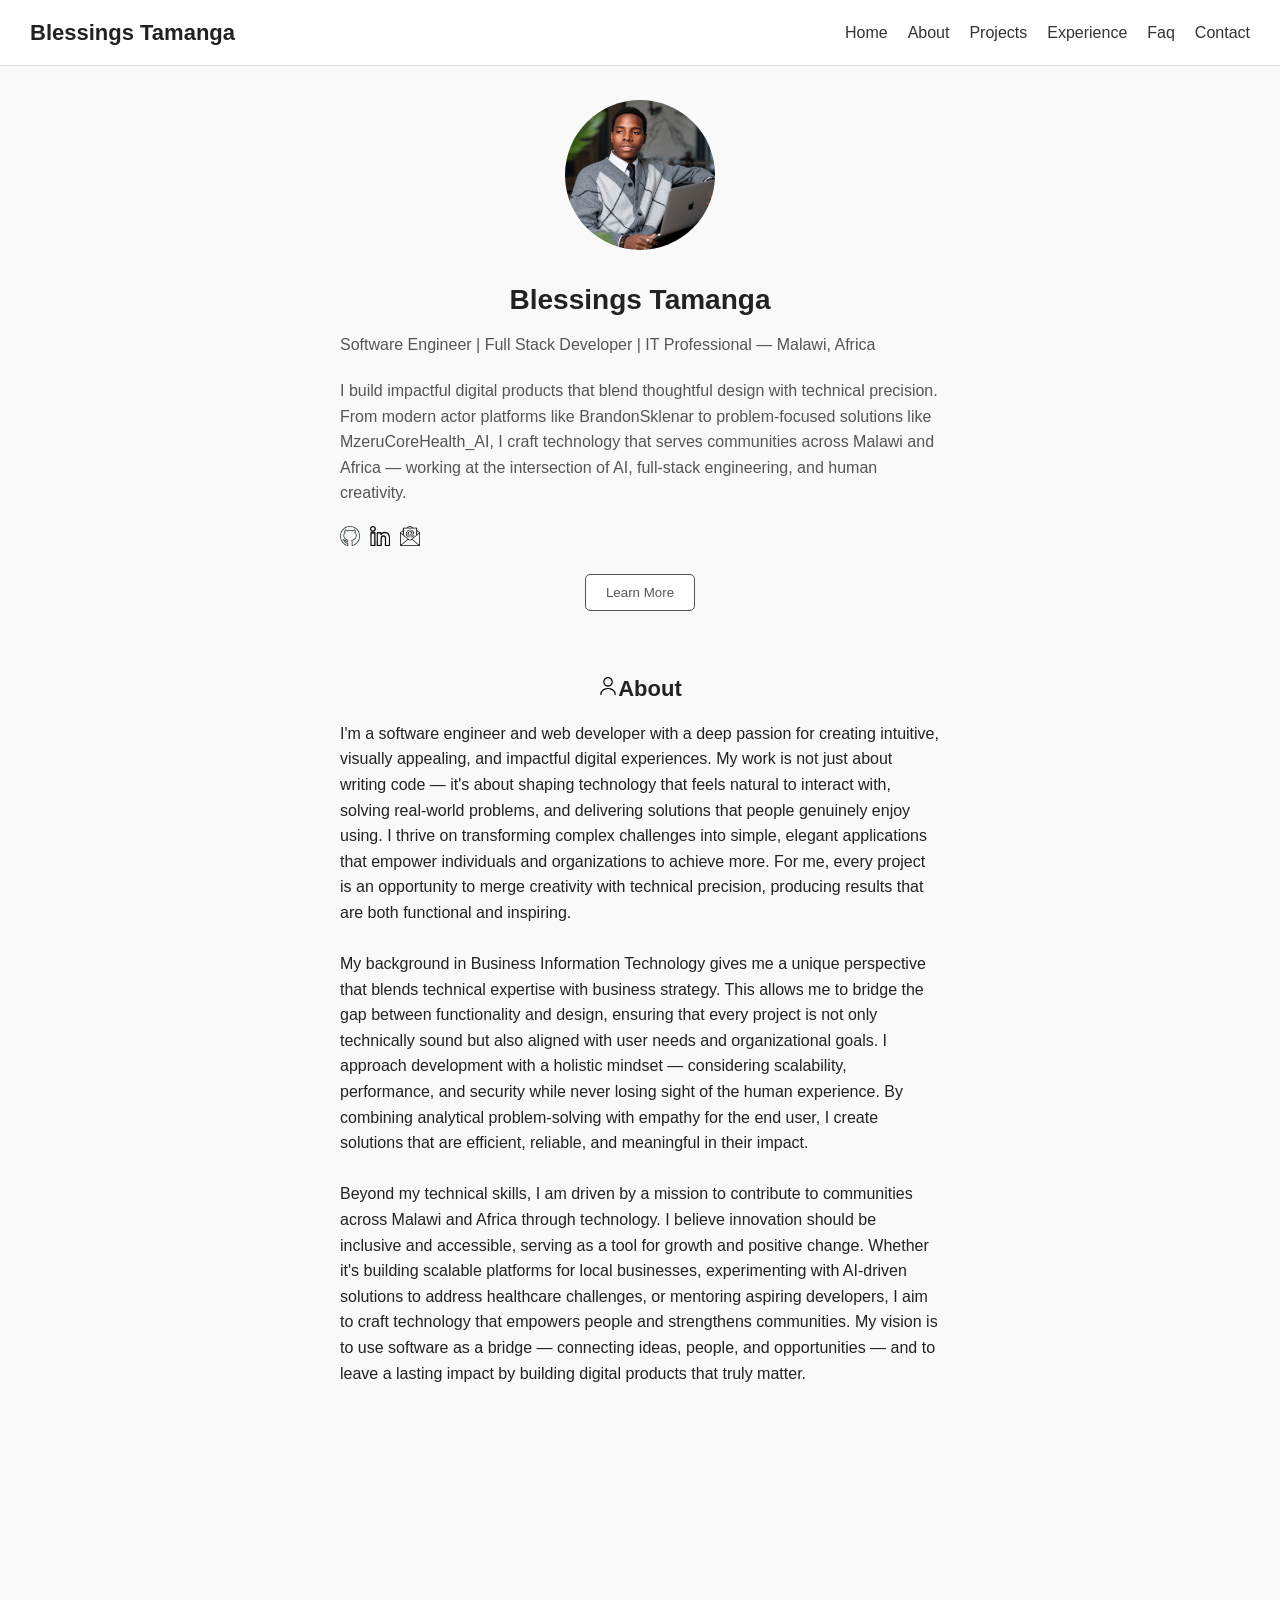
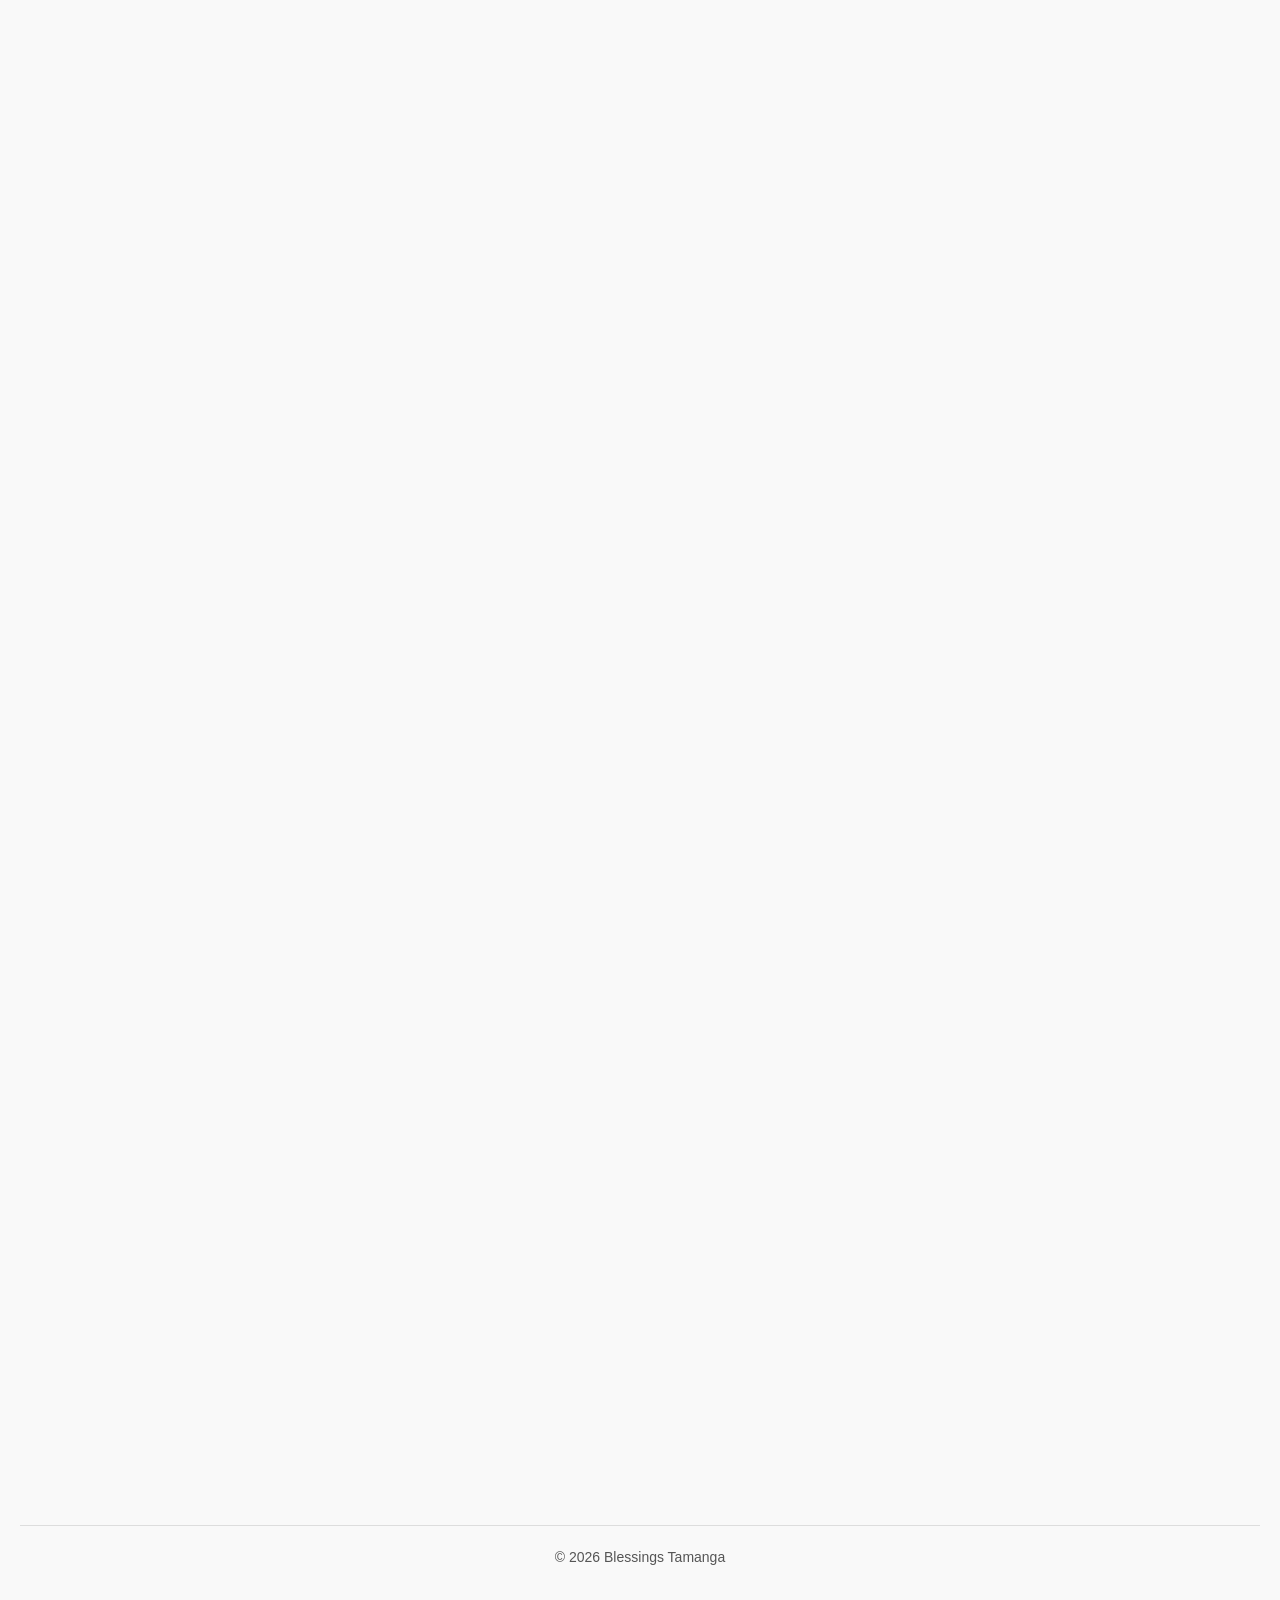
<file: index.html>
<!DOCTYPE html>
<html lang="en">

<head>
    <meta charset="UTF-8">
    <meta name="viewport" content="width=device-width, initial-scale=1.0">
    <link rel="stylesheet" href="style.css">
    <link rel="stylesheet" href="https://cdnjs.cloudflare.com/ajax/libs/font-awesome/6.5.0/css/all.min.css">
    <script src="script.js" defer></script>
    <title>Blessings Tamanga Web</title>
</head>

<body>

    <!-- Header -->
    <header>
        <div class="logo">
            <span>Blessings Tamanga </span>

            <span class="hamburger">&#9776;</span>
        </div>

        <nav class="nav-link">
            <ul>
                <li><a href="index.html">Home</a></li>
                <li><a href="#about">About</a></li> 
                <!-- <li><a href="#gallery">Gallery</a></li> -->
                <li><a href="#projects">Projects</a></li>
                <li><a href="#experience">Experience</a></li>
                <li><a href="#faq">Faq</a></li>
                <li><a href="#contact">Contact</a></li>
            </ul>
        </nav>
    </header>

    <!-- Main content -->
    <main>
        <section class="hero-section" >
            <div class="hero-content">
                <img src="Image Jun 28, 2026, 02_26_55 PM.png" alt="Blessings Tamanga Image" class="profile-img">
                <h1>Blessings Tamanga</h1>
                <p>Software Engineer | Full Stack Developer | IT Professional — Malawi, Africa</p>
                <p>I build impactful digital products that blend thoughtful design with technical precision. From modern
                    actor platforms like BrandonSklenar to problem-focused solutions like MzeruCoreHealth_AI, I craft
                    technology that serves communities across Malawi and Africa — working at the intersection of AI,
                    full-stack engineering, and human creativity.</p>

                <!-- Social icons -->
                <div class="social-icons">
                    <a href="https://github.com/yourusername" target="_blank"><img src="social.png" alt="GitHub"></a>
                    <a href="https://linkedin.com/in/yourusername" target="_blank"><img src="linkedin.png"
                            alt="LinkedIn"></a>
                    <a href="mailto:yourname@gmail.com"><img src="email.png" alt="Email"></a>
                </div>
                <a href="#"><button>Learn More</button></a>
            </div>
        </section>

        <!--About section-->
        <section class="about reveal" id="about">
            <h2><i class="icon"><img src="image.png" alt=""></i>About</h2>
            <p>
                I'm a software engineer and web developer with a deep passion for creating intuitive, visually
                appealing, and impactful digital experiences. My work is not just about writing code — it's about
                shaping technology that feels natural to interact with, solving real-world problems, and delivering
                solutions that people genuinely enjoy using. I thrive on transforming complex challenges into
                simple, elegant applications that empower individuals and organizations to achieve more. For me,
                every project is an opportunity to merge creativity with technical precision, producing results that
                are both functional and inspiring.
            </p>
            <br>
            <p>
                My background in Business Information Technology gives me a unique perspective that blends technical
                expertise with business strategy. This allows me to bridge the gap between functionality and design,
                ensuring that every project is not only technically sound but also aligned with user needs and
                organizational goals. I approach development with a holistic mindset — considering scalability,
                performance, and security while never losing sight of the human experience. By combining analytical
                problem-solving with empathy for the end user, I create solutions that are efficient, reliable, and
                meaningful in their impact.
            </p>
            <br>
            <p>
                Beyond my technical skills, I am driven by a mission to contribute to communities across Malawi and
                Africa through technology. I believe innovation should be inclusive and accessible, serving as a
                tool for growth and positive change. Whether it's building scalable platforms for local businesses,
                experimenting with AI-driven solutions to address healthcare challenges, or mentoring aspiring
                developers, I aim to craft technology that empowers people and strengthens communities. My vision is
                to use software as a bridge — connecting ideas, people, and opportunities — and to leave a lasting
                impact by building digital products that truly matter.
            </p>
        </section>

             
        <!--Gallery section-->
        <!--  
        <section class="gallery" id="gallery">
            <h2>
                <i class="icon"><img src="camera.png" alt=""></i>
                Gallery
            </h2>

            <div class="gallery-grid">

                <div class="gallery-item">
                    <img src="img23.png" alt="Project 1">
                </div>

                <div class="gallery-item">
                    <img src="img23.png" alt="Project 2">
                </div>

                <div class="gallery-item">
                    <img src="img23.png" alt="Project 3">
                </div>

                <div class="gallery-item">
                    <img src="img23.png" alt="Project 4">
                </div>

            </div>
        </section>
       -->

        <!-- Experience Section -->
        <section class="experience reveal" id="experience">
            <h2><i class="icon"><img src="user-experience.png" alt=""></i>Experience</h2>

            <div class="experience-item">
                <div class="exp-header">
                    <h3>Software Developer</h3>
                    <span class="date">2025 - Present</span>
                </div>
                <p class="company">Brandon Sklenar</p>
                <p>Develop and maintain full stack web applications for Brandon Sklenar. Collaborate with
                    cross-functional teams to deliver high-quality software solutions using React, TypeScript, and
                    modern backend technologies.</p>
            </div>



        </section>

        <!-- Projects Section -->
        <section class="projects reveal" id="projects">
            <h2><i class="icon"><img src="image.png" alt=""></i>Projects</h2>

            <div class="project-item">
                <div class="project-header">
                    <h3><img src="up-right-arrow.png" alt=""> MzeruCoreHealth_AI — Healthcare Platform</h3>
                    <span class="date">2025</span>
                </div>
                <p class="project-role">Personal Project - Lead Developer</p>
                <p>MzeruCoreHealth_AI is a comprehensive health tracking platform leveraging AI to provide personalized
                    health insights. Built with React, TypeScript, and Python, it features health monitoring, predictive
                    analytics, and a responsive interface designed for accessibility.</p>
            </div>

            <div class="project-item">
                <div class="project-header">
                    <h3><img src="up-right-arrow.png" alt=""> BrandonSklenar — Actor Portfolio Platform</h3>
                    <span class="date">2024</span>
                </div>
                <p class="project-role">Client Project - Full Stack Developer</p>
                <p>Built a modern portfolio website for actor Brandon Sklenar featuring responsive media showcases,
                    filmography database, news section, and fan engagement features with optimized performance.</p>
            </div>



            <!-- FAQ Section -->
            <section class="faq reveal" id="faq">
                <h2>
                    <i class="icon">
                        <img src="image.png" alt="">
                    </i>
                    FAQ
                </h2>

                <div class="faq-item">
                    <div class="faq-question">
                        <span>What services do you offer?</span>
                        <span class="faq-icon">+</span>
                    </div>

                    <div class="faq-answer">
                        <p>
                            I offer full-stack web development, UI/UX design,
                            AI-driven solutions, and IT consulting. Whether you need
                            a business website, an ecommerce platform, or a custom
                            software solution, I can help bring your vision to life.
                        </p>
                    </div>
                </div>

                <div class="faq-item">
                    <div class="faq-question">
                        <span>What technologies do you work with?</span>
                        <span class="faq-icon">+</span>
                    </div>

                    <div class="faq-answer">
                        <p>
                            I work with React, TypeScript, JavaScript, PHP, Python,
                            Node.js, MySQL, and modern web technologies. I also have
                            experience with AI solutions and cloud deployment.
                        </p>
                    </div>
                </div>

                <div class="faq-item">
                    <div class="faq-question">
                        <span>Do you work with clients remotely?</span>
                        <span class="faq-icon">+</span>
                    </div>

                    <div class="faq-answer">
                        <p>
                            Yes. I work with clients globally from Malawi and use
                            modern collaboration tools to ensure smooth communication
                            and project delivery.
                        </p>
                    </div>
                </div>

                <div class="faq-item">
                    <div class="faq-question">
                        <span>How can I hire you for a project?</span>
                        <span class="faq-icon">+</span>
                    </div>

                    <div class="faq-answer">
                        <p>
                            You can contact me through the form below or connect with
                            me via email or LinkedIn. I'll respond as soon as possible
                            to discuss your project.
                        </p>
                    </div>
                </div>

                <div class="faq-item">
                    <div class="faq-question">
                        <span>What is your typical project timeline?</span>
                        <span class="faq-icon">+</span>
                    </div>

                    <div class="faq-answer">
                        <p>
                            Timelines depend on project complexity. Small websites
                            may take 1–2 weeks, while larger platforms can take
                            several months.
                        </p>
                    </div>
                </div>

                <div class="faq-item">
                    <div class="faq-question">
                        <span>Do you provide support after launch?</span>
                        <span class="faq-icon">+</span>
                    </div>

                    <div class="faq-answer">
                        <p>
                            Yes. I provide maintenance, updates, bug fixes,
                            performance improvements, and feature enhancements after
                            deployment.
                        </p>
                    </div>
                </div>
            </section>

            <!--Contact Section-->
            <section class="contact reveal" id="contact">
                <h2>Contact Me</h2>
                <form action="" method="POST">
                    <input type="text" id="name" name="name" placeholder="Your Name" required>
                    <input type="email" id="email" name="email" placeholder="Your Email" required>
                    <textarea id="message" name="message" placeholder="Your Message" required></textarea>
                    <button type="submit">Send Message</button>
                </form>
            </section>
    </main>

    <!-- Footer -->
    <footer>
        <p>© 2026 Blessings Tamanga</p>
    </footer>
</body>

</html>
</file>
<file: style.css>
html {
    scroll-behavior: smooth;
}

* {
    margin: 0;
    padding: 0;
    box-sizing: border-box;
}


body {
    background-color: #f9f9f9;
    font-family: Arial, sans-serif;
    color: #222;
    line-height: 1.6;
    text-align: center;
    padding: 20px;
}

header {
    position: fixed;
    width: 100%;
    top: 0;
    left: 0;
    background: rgba(255, 255, 255, 0.816);
    padding: 15px 30px;
    display: flex;
    justify-content: space-between;
    align-items: center;
    border-bottom: 1px solid #ddd;
    z-index: 1000;
}

.hamburger{
    display: none;
}

.icon img {
    width: 20px;
}

.logo span {
    font-size: 22px;
    font-weight: bold;
}

.nav-link ul {
    list-style: none;
    display: flex;
    gap: 20px;
}

.nav-link ul li a {
    text-decoration: none;
    color: #333;
    font-weight: 500;
}

.hero-section {
    margin: 80px auto 60px;
}

.hero-content {
    max-width: 600px;
    margin: auto;
}

.profile-img {
    width: 150px;
    height: 150px;
    border-radius: 50%;
    margin-bottom: 20px;
    object-fit: cover;
}

.hero-content h1 {
    font-size: 28px;
    margin-bottom: 10px;
}

.hero-content p {
    text-align: left;
    margin-bottom: 20px;
    color: #555;
}

button {
    padding: 10px 20px;
    border: none;
    background: #ffffff;
    color: #555;
    border: 1px solid #555;
    cursor: pointer;
    border-radius: 5px;
}

button:hover {
    background: #555;
    transition: 0.3s;
    color: white;
}

section {
    margin: 50px auto;
    max-width: 600px;
}

.social-icons {
    display: flex;
    justify-content: left;
    gap: 10px;
    margin-bottom: 20px;
}

.social-icons a {
    color: #333;
}

.social-icons a img {
    width: 20px;
}

.social-icons a img:hover {
    transform: translateY(-10px);
    transition: 0.3s ease-in-out;
}

.about h2,
.contact h2,
.experience h2,
.projects h2,
.faq h2 {
    margin-bottom: 15px;
    font-size: 22px;
    text-align: center;
}

.about p {
    text-align: left;
}

/*Gallery section */
.gallery {
    margin: 50px auto;
    max-width: 600px;
    text-align: center;
}

.gallery h2 {
    margin-bottom: 15px;
    font-size: 22px;
    display: flex;
    justify-content: center;
    align-items: center;
    gap: 10px;
}


.gallery-grid {
    display: flex;
    flex-wrap: wrap;
    justify-content: space-between;
}


.gallery-item {
    border: 1px solid #ddd;
    border-radius: 5px;
    overflow: hidden;
    height: 140px;
    background: #fff;
    cursor: pointer;
    transition: 0.3s ease;
}


.gallery-item img {
    width: 100%;
    height: 100%;
    object-fit: cover;
}


.gallery-item:hover {
    border: 1px solid #ccc;
    transform: scale(1.02);
}



.experience {
    margin: 50px auto;
    max-width: 600px;
    text-align: left;
}

.experience-item {
    margin-bottom: 30px;
    padding-bottom: 20px;
    border-bottom: 1px solid #eee;
}

.exp-header {
    display: flex;
    justify-content: space-between;
    align-items: baseline;
    margin-bottom: 5px;
}

.exp-header h3 {
    font-size: 16px;
    font-weight: 600;
    color: #222;
}

.exp-header .date {
    font-size: 13px;
    color: #888;
    white-space: nowrap;
    margin-left: 10px;
}

.company {
    font-size: 14px;
    color: #666;
    margin-bottom: 10px;
    font-weight: 500;
}

/* Projects Section */
.projects {
    margin: 50px auto;
    max-width: 600px;
    text-align: left;
}

.project-item {
    margin-bottom: 30px;
    padding: 20px;
    cursor: pointer;
    border-radius: 5px;
}

.project-item:hover {
    border: 1px solid #ccc;
    transition: 0.3s ease-in-out;
}

.project-header {
    display: flex;
    justify-content: space-between;
    align-items: baseline;
    margin-bottom: 5px;
}

.project-header h3 {
    font-size: 16px;
    font-weight: 600;
    color: #222;
}

.project-header h3 img {
    width: 10px;
}

.project-header .date {
    font-size: 13px;
    color: #888;
    white-space: nowrap;
    margin-left: 10px;
}

.project-role {
    font-size: 13px;
    color: #666;
    margin-bottom: 10px;
    font-style: italic;
}

/* FAQ Section */
.faq {
    margin: 50px auto;
    max-width: 600px;
    text-align: left;
}

.faq-item{
    border:1px solid #ddd;
    border-radius:5px;
    margin-bottom:15px;
    background:#fff;
    overflow:hidden;
}

.faq-question{
    padding:15px;
    display:flex;
    justify-content:space-between;
    align-items:center;
    cursor:pointer;
    font-weight:600;
}

.faq-answer{
    display:none;
    padding:15px;
    border-top:1px solid #eee;
}

.faq-item.active .faq-answer{
    display:block;
}

.faq-icon{
    font-size:20px;
    font-weight:bold;
}

@media (max-width: 600px) {

.hamburger{
        display:block;
        cursor:pointer;
        font-size:28px;
    }

.logo{
    display: flex;
    justify-content: space-around;
    gap: 100px;
    padding: 20px;
    width: 100%;
}

.nav-link{
    position: absolute;
    top: 100%;
    left: 0;
    background-color: white;
    width: 100%;
    display: none;
    border-top: 1px solid #ddd;
}

.nav-link.active{
    display: block;
}

.nav-link ul{
    padding: 20px;
    flex-direction: column;
}


    .exp-header,
    .project-header {
        flex-direction: column;
        align-items: flex-start;
    }

    .exp-header .date,
    .project-header .date {
        margin-left: 0;
        margin-top: 5px;
    }
}

.contact form {
    display: flex;
    flex-direction: column;
    gap: 15px;
}

.contact input,
.contact textarea {
    padding: 10px;
    border: 1px solid #ccc;
    border-radius: 5px;
}

.contact textarea {
    min-height: 100px;
}

footer {
    margin-top: 50px;
    padding: 20px;
    border-top: 1px solid #ddd;
    font-size: 14px;
    color: #555;
}

.reveal {
    opacity: 0;
    transform: translateY(60px);
    transition: all 0.8s ease;
}

.reveal.active {
    opacity: 1;
    transform: translateY(0);
}
</file>
